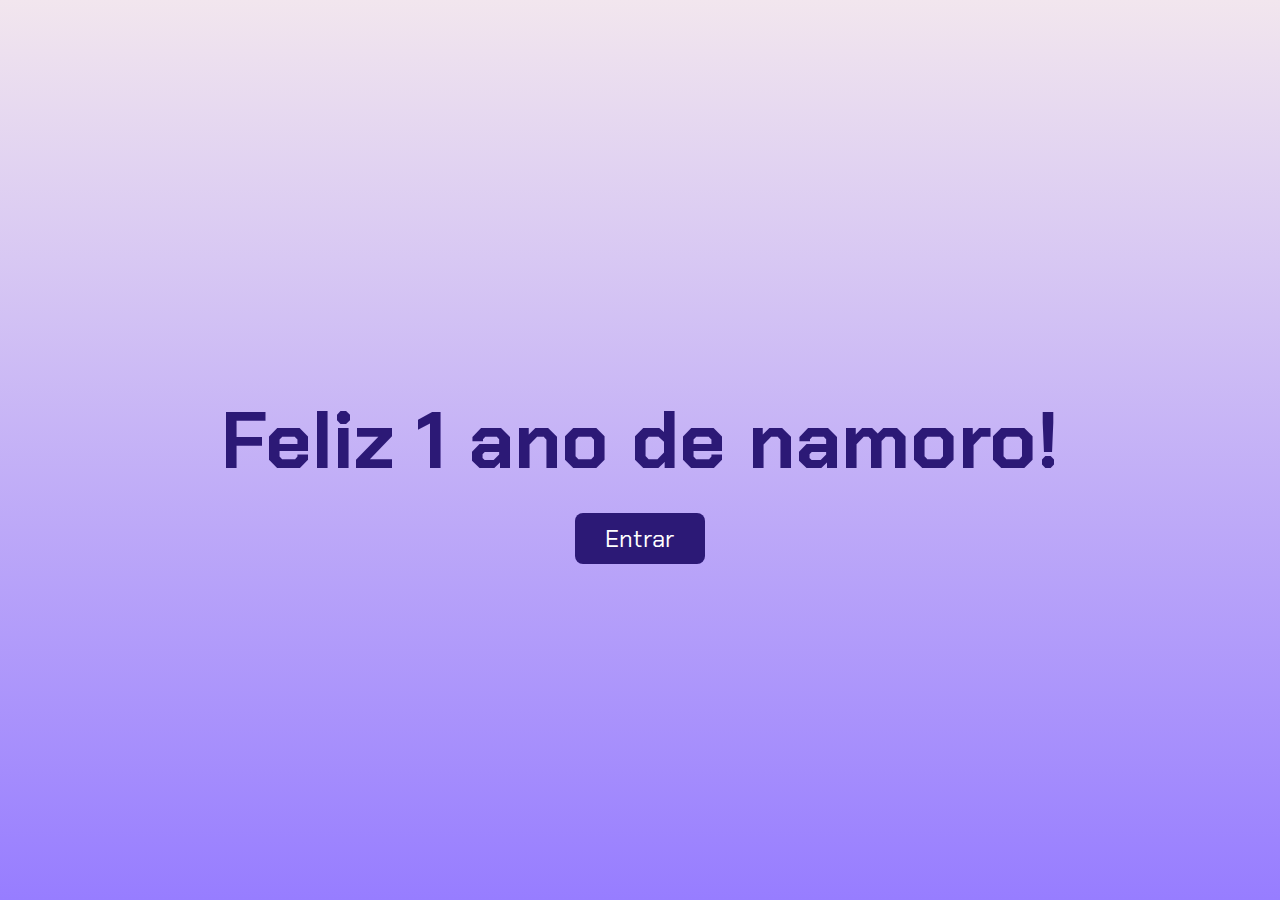
<file: index.html>
<!DOCTYPE html>
<html lang="pt-br">
<head>
  <meta charset="UTF-8">
  <meta name="viewport" content="width=device-width, initial-scale=1.0">
  <link rel="preconnect" href="https://fonts.googleapis.com">
  <link rel="preconnect" href="https://fonts.gstatic.com" crossorigin>
  <link href="https://fonts.googleapis.com/css2?family=Chakra+Petch:wght@400;700&display=swap" rel="stylesheet">
  <link href="styles.css" rel="stylesheet">
  <title>Feliz 1 ano amor da minha vida</title>
</head>
<body>
 
  <h1>Feliz 1 ano de namoro!</h1>
  <a href="principal.html" class="btn">Entrar</a>

  <div id="hearts"></div>

  <script src="hearts.js"></script>
</body>
</html>
</file>
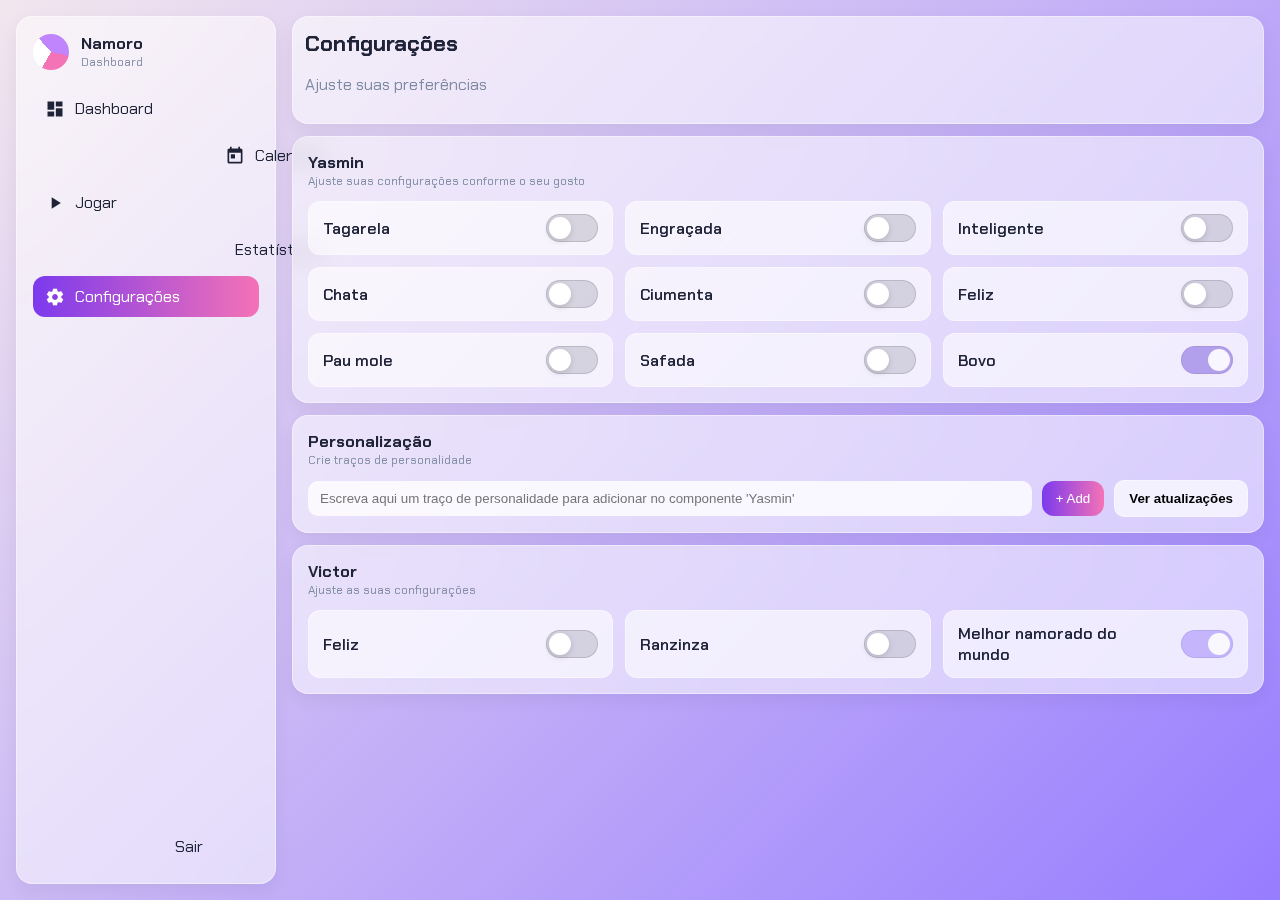
<file: configuracao.html>
<!DOCTYPE html>
<html lang="pt-br">
<head>
  <meta charset="UTF-8" />
  <meta name="viewport" content="width=device-width, initial-scale=1" />
  <title>Configurações</title>

  <link rel="preconnect" href="https://fonts.googleapis.com">
  <link rel="preconnect" href="https://fonts.gstatic.com" crossorigin>
  <link href="https://fonts.googleapis.com/css2?family=Chakra+Petch:wght@400;600;700&display=swap" rel="stylesheet">
  <link href="https://fonts.googleapis.com/icon?family=Material+Icons" rel="stylesheet">

  <link rel="stylesheet" href="configuracao.css" />
</head>
<body>
  <div class="page">
    <aside class="sidebar glass">
      <div class="brand">
        <div class="logo"></div>
        <div>
          <div class="brand-title">Namoro</div>
          <div class="brand-sub">Dashboard</div>
        </div>
      </div>

      <nav class="menu">
        <a href="principal.html" class="menu-item"><span class="material-icons">dashboard</span> Dashboard</a>
        <a href="calendar.html" class="menu-item"><span class="material-icons">calendar_today</span> Calendário</a>
        <a href="jogo.html" class="menu-item"><span class="material-icons">play_arrow</span> Jogar</a>
        <a href="estatisticas.html" class="menu-item"><span class="material-icons">bar_chart</span> Estatísticas</a>
        <a class="menu-item active"><span class="material-icons">settings</span> Configurações</a>
        <a href="index.html" class="menu-item"><span class="material-icons">logout</span> Sair</a>
      </nav>
    </aside>

    <main class="content">
      <section class="topbar glass">
        <div>
          <h2 class="hello">Configurações</h2>
          <p class="muted">Ajuste suas preferências</p>
        </div>
      </section>

      <!-- card do yasmin -->
      <section class="card glass">
        <div class="card-row">
          <div>
            <div class="card-title">Yasmin</div>
            <div class="muted small">Ajuste suas configurações conforme o seu gosto</div>
          </div>
        </div>
        <div class="prefs-grid" id="prefsGrid"></div>
      </section>

      <!-- Personalização: input + 2 botões na mesma linha -->
      <section class="card glass">
        <div class="card-row">
          <div>
            <div class="card-title">Personalização</div>
            <div class="muted small">Crie traços de personalidade</div>
          </div>
        </div>

        <div class="personalizacao-grid one-col">
          <div class="field field-row">
            <input
              id="traitInput"
              class="field-input"
              type="text"
              placeholder="Escreva aqui um traço de personalidade para adicionar no componente 'Yasmin'"
            />
            <button id="traitAdd" class="btn-grad" type="button">+ Add</button>
            <button id="openUpdates" class="btn-secondary" type="button">Ver atualizações</button>
          </div>
        </div>
      </section>

      <!-- card do victor -->
      <section class="card glass">
        <div class="card-row">
          <div>
            <div class="card-title">Victor</div>
            <div class="muted small">Ajuste as suas configurações</div>
          </div>
        </div>
        <div class="prefs-grid" id="prefsVictor"></div>
      </section>
    </main>
  </div>

<!-- Modal SEM fundo -->
<div id="updatesModal" class="ymodal" aria-hidden="true">
  <div class="ymodal-card" role="dialog" aria-modal="true" aria-labelledby="updatesTitle">
    <button class="ymodal-close" type="button" aria-label="Fechar">
      <span class="material-icons" aria-hidden="true">close</span>
    </button>
    <h3 id="updatesTitle" class="ymodal-title">
      Essas personalizações serão trabalhadas no software do cérebro de Yasmin
    </h3>
    <div id="customList" class="ymodal-body custom-list"></div>
  </div>
</div>

  <script src="configuracao.js"></script>
</body>
</html>
</file>
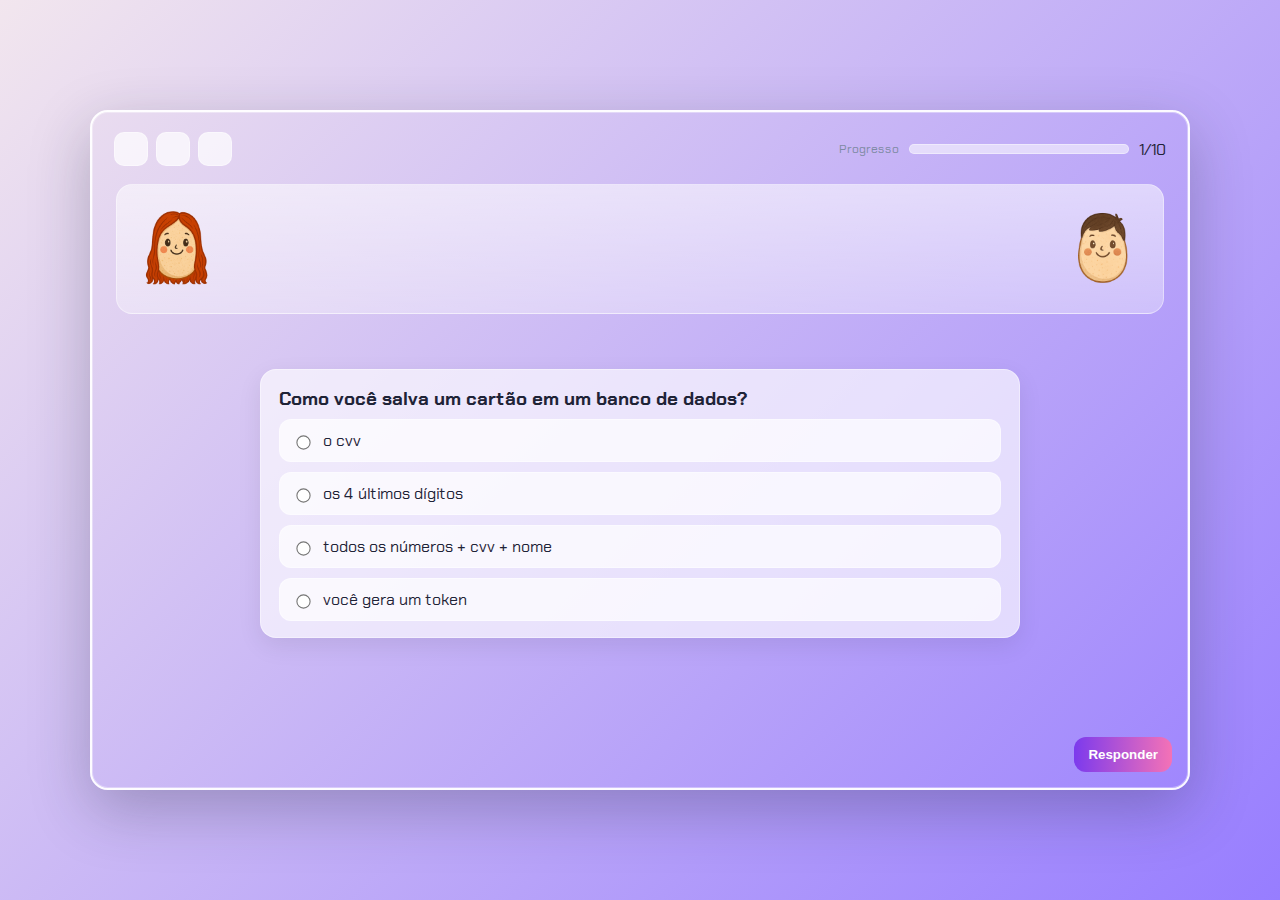
<file: game.html>
<!DOCTYPE html>
<html lang="pt-br">
<head>
  <meta charset="UTF-8" />
  <meta name="viewport" content="width=device-width, initial-scale=1" />
  <title>Game — Namoro</title>

  <!-- Identidade visual -->
  <link rel="preconnect" href="https://fonts.googleapis.com">
  <link rel="preconnect" href="https://fonts.gstatic.com" crossorigin>
  <link href="https://fonts.googleapis.com/css2?family=Chakra+Petch:wght@400;600;700&display=swap" rel="stylesheet">
  <link href="https://fonts.googleapis.com/icon?family=Material+Icons" rel="stylesheet">

  <!-- Reaproveita variáveis do projeto -->
  <link rel="stylesheet" href="principal.css" />
  <link rel="stylesheet" href="game.css" />
</head>
<body>
  <div class="game-wrap">
    <div class="game-stage">
      <!-- HUD -->
      <header class="hud">
        <div class="lives" id="lives">
          <!-- Vidas via JS -->
        </div>

        <div class="progress">
          <span class="muted small">Progresso</span>
          <div class="bar"><div class="fill" id="barFill" style="width:0%"></div></div>
          <span class="count"><span id="qIndex">1</span>/10</span>
        </div>
      </header>

      <!-- Pista (bovo -> bb) -->
      <div class="track" id="track">
        <img src="bovo.png" alt="bovo" class="bovo" id="bovo">
        <img src="bb.png" alt="bb" class="bb" id="bb">
      </div>

      <!-- Cartão de pergunta -->
      <section class="question-card" id="questionCard" aria-live="polite">
        <h3 id="qTitle">Pergunta</h3>
        <div id="qBody" class="q-body"><!-- alternativas via JS --></div>
      </section>

      <!-- Ações -->
      <div class="actions">
        <button id="answerBtn" class="btn grad">Responder</button>
      </div>
    </div>
  </div>

  <!-- Toast -->
  <div class="toast" id="toast"></div>

  <!-- Modal GAME OVER -->
  <div class="modal-overlay hidden" id="gameOver" aria-hidden="true">
    <div class="modal" role="dialog" aria-modal="true" aria-labelledby="goTitle">
      <div class="modal-header">
        <span class="material-icons big">sentiment_very_dissatisfied</span>
        <h3 id="goTitle">GAME OVER</h3>
      </div>
      <p class="muted">O ovo quebrou.</p>
      <div class="egg-alt"><span class="material-icons">egg_alt</span></div>
      <div class="modal-actions">
        <button id="retryBtn" class="btn grad">Jogar novamente</button>
        <button id="giveupBtn" class="btn ghost">Desisto, se vira bovo</button>
      </div>
    </div>
  </div>

  <!-- Modal VITÓRIA -->
  <div class="modal-overlay hidden" id="gameWin" aria-hidden="true">
    <div class="modal" role="dialog" aria-modal="true" aria-labelledby="winTitle">
      <div class="modal-header">
        <span class="material-icons big">emoji_events</span>
        <h3 id="winTitle">VOCÊ VENCEU</h3>
      </div>
      <p class="muted">o bovo está feliz com seu amor</p>

      <div class="pair">
        <img src="bovo.png" class="pair-img" alt="bovo feliz">
        <span class="material-icons heart">favorite</span>
        <img src="bb.png" class="pair-img" alt="bb feliz">
      </div>

      <div class="modal-actions">
        <button id="retryWinBtn" class="btn grad">Jogar novamente</button>
        <button id="exitWinBtn" class="btn ghost">Sair</button>
      </div>
    </div>
  </div>

  <script src="game.js"></script>
</body>
</html>
</file>
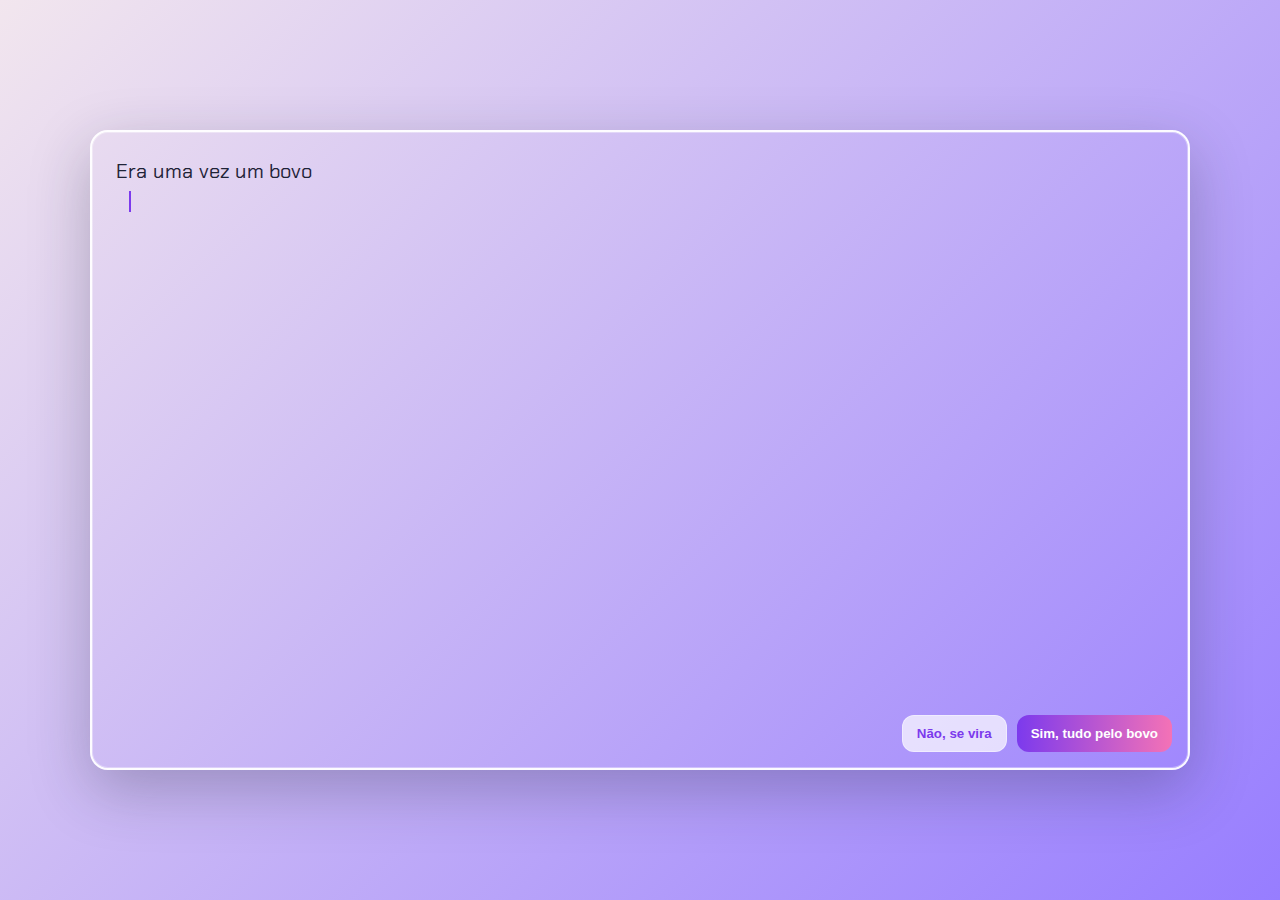
<file: jogo.html>
<!DOCTYPE html>
<html lang="pt-br">
<head>
  <meta charset="UTF-8" />
  <meta name="viewport" content="width=device-width, initial-scale=1" />
  <title>Ajude o bovo</title>

  <link rel="preconnect" href="https://fonts.googleapis.com">
  <link rel="preconnect" href="https://fonts.gstatic.com" crossorigin>
  <link href="https://fonts.googleapis.com/css2?family=Chakra+Petch:wght@400;600;700&display=swap" rel="stylesheet">
  <link href="https://fonts.googleapis.com/icon?family=Material+Icons" rel="stylesheet">

  <link rel="stylesheet" href="principal.css" />
  <link rel="stylesheet" href="jogo.css" />
</head>
<body>
  <div class="wrap">
    <div class="stage" id="stage">
      <div class="story" id="story" aria-live="polite"></div>

      <div class="actions">
        <button id="noBtn" class="btn ghost">Não, se vira</button>
        <button id="yesBtn" class="btn grad">Sim, tudo pelo bovo</button>
      </div>
    </div>
  </div>

  <!-- Modal -->
  <div class="modal-overlay hidden" id="denyModal" aria-hidden="true">
    <div class="modal" role="dialog" aria-modal="true" aria-labelledby="denyTitle">
      <h3 id="denyTitle">Blz então mano</h3>
      <p class="muted">Redirecionando em <span id="count">3</span>…</p>
      <button id="cancelRedirect" class="btn link">Cancelar</button>
    </div>
  </div>

  <script src="jogo.js"></script>
</body>
</html>
</file>
<file: styles.css>
body {
  margin: 0;
  height: 100vh;
  background: linear-gradient(to bottom, 
    #F2E6EE, 
    #977dff);
  font-family: "Chakra Petch", sans-serif;

  display: flex;
  flex-direction: column;   
  justify-content: center; 
  align-items: center;   
}

h1 {
  color: #2c1976;
  font-size: 5rem;
  text-align: center;
  margin-bottom: 20px; 
}

.btn {
  font-size: 1.5rem;
  padding: 10px 30px;
  border: none;
  border-radius: 8px;
  cursor: pointer;
  background-color: #2c1976;
  color: #fff;
  transition: 0.3s;
  text-decoration: none;
}

.btn:hover {
  background-color: #1b0d50;
}

#hearts {
  position: fixed;
  inset: 0;
  pointer-events: none;  
  overflow: hidden;
}

.heart {
  position: absolute;
  bottom: -40px;         
  left: 0;
  transform: translateY(0) scale(var(--startScale, 1));
  font-size: var(--size, 28px);
  line-height: 1;
  color: var(--color, #ff5a8a);
  text-shadow: 0 2px 6px rgba(0,0,0,.25);
  opacity: .95;
  animation: floatUp var(--dur, 4s) linear forwards;
  will-change: transform, opacity;
}

@keyframes floatUp {
  0% {
    transform: translateY(0) scale(var(--startScale, 1));
    opacity: .95;
  }
  100% {
    transform: translateY(-50vh) scale(var(--endScale, .6)); 
    opacity: 0;
  }
}
</file>
<file: configuracao.css>
@import url('principal.css');

/* grid dos toggles */
.prefs-grid{
  display: grid;
  grid-template-columns: repeat(3, minmax(180px, 1fr));
  gap: 12px;
  margin-top: 12px;
  max-height: 260px;
  overflow-y: auto;
}
@media (max-width: 900px){ .prefs-grid{ grid-template-columns: repeat(2, 1fr); } }
@media (max-width: 560px){ .prefs-grid{ grid-template-columns: 1fr; } }

.toggle{
  display: flex;
  align-items: center;
  justify-content: space-between;
  gap: 12px;
  padding: 12px 14px;
  border-radius: 12px;
  background: rgba(255,255,255,.6);
  border: 1px solid var(--ring);
}
.toggle .label{ font-weight: 600; display: inline-flex; align-items: center; gap: 8px; }

/* switch */
.switch{ --h: 28px; --w: 52px; position: relative; width: var(--w); height: var(--h); flex: 0 0 auto; }
.switch-input{ position: absolute; opacity: 0; width: 0; height: 0; }
.switch-label{ position: relative; display: block; width: var(--w); height: var(--h); border-radius: 999px; pointer-events: none; }
.switch-label .track{ position: absolute; inset: 0; border-radius: 999px; background: rgba(31,35,55,.15); border: 1px solid rgba(31,35,55,.15); transition: .2s ease; }
.switch-label .knob{ position: absolute; top: 50%; left: 3px; width: calc(var(--h) - 6px); height: calc(var(--h) - 6px); border-radius: 50%; background: #fff; box-shadow: 0 2px 6px rgba(0,0,0,.15); transform: translateY(-50%); transition: left .2s ease; pointer-events: auto; cursor: pointer; }
.switch-input:checked + .switch-label .track{ background: #a78bfa; border-color: transparent; }
.switch-input:checked + .switch-label .knob{ left: calc(var(--w) - (var(--h) - 6px) - 3px); }
.switch-input:disabled + .switch-label .track{ background: rgba(31,35,55,.08); border-color: rgba(31,35,55,.08); }
.switch-input:disabled + .switch-label .knob{ box-shadow: none; opacity: .9; cursor: not-allowed; }

/* tooltip */
.has-tooltip{ position: relative; }
.has-tooltip[data-tooltip]::after{
  content: attr(data-tooltip);
  position: absolute; bottom: calc(100% + 8px); right: 0; max-width: 260px;
  background: rgba(31,35,55,.95); color: #fff; font-size: 12px; line-height: 1.3;
  padding: 6px 8px; border-radius: 8px; box-shadow: 0 4px 14px rgba(0,0,0,.2);
  opacity: 0; pointer-events: none; transform: translateY(6px); transition: .15s;
  z-index: 10; white-space: nowrap;
}
.has-tooltip:hover::after{ opacity: 1; transform: translateY(0); }

/* personalização: mesma linha */
.personalizacao-grid.one-col{ display: grid; grid-template-columns: 1fr; gap: 12px; margin-top: 12px; }
.field.field-row{
  display: flex;
  align-items: center;
  gap: 10px;
  width: 100%;
}
.field-input{
  flex: 1 1 90%;
  max-width: 90%;
  border: 0; outline: 0; border-radius: 10px;
  padding: 10px 12px; background: rgba(255,255,255,.8);
}
.btn-grad{ padding: 10px 14px; flex: 0 0 auto; }
.btn-secondary{
  border: 1px solid var(--ring);
  background: rgba(255,255,255,.7);
  border-radius: 10px;
  padding: 10px 14px;
  font-weight: 600;
  cursor: pointer;
  flex: 0 0 auto;
  white-space: nowrap;
}

/* lista (usada dentro do modal) */
.custom-list{ display: flex; flex-direction: column; gap: 8px; max-height: 50vh; overflow-y: auto; }
.custom-item{
  display: flex; align-items: center; gap: 10px;
  background: rgba(255,255,255,.7); border: 1px solid var(--ring);
  border-radius: 10px; padding: 8px 10px;
}
.custom-dot{ width: 14px; height: 14px; border-radius: 50%; background: linear-gradient(135deg,#c084fc,#f472b6); }
.custom-text{ flex: 1; }
.custom-remove{
  border: 0; background: transparent; cursor: pointer; line-height: 0;
  display: inline-flex; align-items: center; justify-content: center; padding: 4px; border-radius: 8px;
}
.custom-remove:hover{ background: rgba(0,0,0,.06); }

/* card do victor! */
.card{ padding: 15px; }

/* cores especiais */
.switch-input#sw-bovo:checked + .switch-label .track{ background: #b3a0ed; }
.switch-input#sw-melhor-namorado-do-mundo:checked + .switch-label .track{ background: #c4b5fd; }

/* Modal centralizado */
/* Modal SEM backdrop */
.ymodal{
  position: fixed;
  inset: 0;
  display: none;               /* vira flex quando abre */
  align-items: center;         /* centraliza vertical */
  justify-content: center;     /* centraliza horizontal */
  z-index: 10000;
  background: none !important; /* sem overlay */
}
.ymodal.open{ display: flex; }

.ymodal-card{
  position: relative;
  width: min(680px, 92vw);
  max-height: 80vh;
  overflow: auto;
  background: white;
  border: 1px solid var(--ring);
  border-radius: 14px;
  padding: 18px;
  box-shadow: 0 20px 60px rgba(0,0,0,.25);
  display: flex;
  flex-direction: column;
  gap: 12px;
}

.ymodal-title{ margin: 0 32px 0 0; font-size: 18px; font-weight: 700; }
.ymodal-body{ min-height: 60px; }

.ymodal-close{
  position: absolute; top: 8px; right: 8px;
  border: 0; background: transparent; cursor: pointer;
  border-radius: 8px; padding: 6px; line-height: 0;
}
.ymodal-close:hover{ background: rgba(0,0,0,.06); }

.switch.has-tooltip::after {
  z-index: 9999 !important;
}

#sw-melhor-namorado-do-mundo {
  overflow: visible;
}

.switch.has-tooltip{ position:relative; }
.switch.has-tooltip:hover{ z-index: 10000; }
.switch.has-tooltip::after{ z-index: 10001; }

/* sobe só o switch do "melhor-namorado-do-mundo" e a tooltip dele */
.prefs-grid .switch.has-tooltip:has(> #sw-melhor-namorado-do-mundo){
  position: relative;
  z-index: 10000;
}
.prefs-grid .switch.has-tooltip:has(> #sw-melhor-namorado-do-mundo)::after{
  z-index: 10001;
}

/* tooltip global (fora do grid) */
.ytip {
  position: fixed;            /* fora do fluxo e imune a overflow dos pais */
  z-index: 100000;
  background: rgba(31,35,55,.95);
  color: #fff;
  font-size: 12px;
  line-height: 1.3;
  padding: 6px 8px;
  border-radius: 8px;
  box-shadow: 0 4px 14px rgba(0,0,0,.2);
  white-space: nowrap;
  pointer-events: none;
  opacity: 0;
  transform: translateY(6px);
  transition: opacity .12s ease, transform .12s ease;
}
.ytip.show {
  opacity: 1;
  transform: translateY(0);
}
</file>
<file: principal.css>
:root{
  --bg1:#f2e6ee;
  --bg2:#977dff;
  --ink:#1f2337;
  --muted:#7e8aa3;
  --glass: rgba(255,255,255,.55);
  --ring: rgba(255,255,255,.4);
  --grad-a:#f0b3df;
  --grad-b:#f5a7e6;
  --grad-c:#c084fc;
  --grad-d:#9b5cf5;
}

*{ box-sizing:border-box }
html,body{ height:100% }
body{
  margin:0;
  font-family:"Chakra Petch", system-ui, -apple-system, Segoe UI, Roboto, Arial;
  color:var(--ink);
  background: linear-gradient(135deg, var(--bg1) 0%, var(--bg2) 100%);
}

.page{
  min-height:100dvh;
  display:grid;
  grid-template-columns: 260px 1fr;
  gap:16px;
  padding:16px;
}

.glass{
  background:var(--glass);
  backdrop-filter: blur(12px);
  -webkit-backdrop-filter: blur(12px);
  border-radius:16px;
  border:1px solid var(--ring);
  box-shadow: 0 6px 18px rgba(0,0,0,.06);
}

.sidebar{ padding:16px; display:flex; flex-direction:column }
.brand{ display:flex; align-items:center; gap:12px }
.logo{ width:36px; height:36px; border-radius:999px;
  background: conic-gradient(from 210deg, #fff 0 30%, #c084fc 30% 70%, #f472b6 70% 100%);
}
.brand-title{ font-weight:700 }
.brand-sub{ color:var(--muted); font-size:12px }

.menu{ margin-top:18px; display:flex; flex-direction:column; gap:6px; height: 100%;}
.menu-item{
  padding:10px 12px; border-radius:12px; text-decoration:none; color:inherit;
}
.menu-item:hover{ background:rgba(255,255,255,.7) }
.menu-item.active{
  color:white; background: linear-gradient(90deg,#7c3aed,#f472b6);
}

.menu .menu-item:last-child {
  margin-top: auto;
}

.content{ display:flex; flex-direction:column; gap:16px }

.topbar{
  padding:16px; 
  display:flex; align-items:center; justify-content:space-between;
}
.hello{ margin:0; font-size:22px; font-weight:700 }
.muted{ color:var(--muted) }
.small{ font-size:12px }
.center{ text-align:center }
.p-20{ padding:20px }

.top-actions{ display:flex; gap:10px; width:100%; max-width:720px }
.search{ position:relative; flex:1; display:flex; align-items:center; gap:8px;
  background:rgba(255,255,255,.8); border-radius:12px; padding:4px 10px
}
.search input{ border:0; outline:0; background:transparent; width:100% }
.task{
  flex:1; border:0; outline:0; background:rgba(255,255,255,.8);
  border-radius:12px; padding:8px 12px
}
.btn-grad{
  border:0; color:white; padding:10px 16px; border-radius:12px; cursor:pointer;
  background: linear-gradient(90deg,#7c3aed,#f472b6);
}
.btn-grad:hover{ filter:brightness(.95) }

.grid{ display:grid; gap:16px }
.grid-3{ grid-template-columns: repeat(3, 1fr) }
.grid-2{ grid-template-columns: repeat(2, 1fr) }

.card{ padding:16px }
.card-header{ color:var(--muted); font-size:14px; margin-bottom:4px }
.card-row{ display:flex; justify-content:space-between; align-items:center }
.card-title{ font-weight:700 }

.chart-wrap{ height:260px }

.stack{ display:flex; flex-direction:column; gap:12px }
.pill{
  color:white; border-radius:14px; padding:14px; display:flex;
  align-items:center; justify-content:space-between;
}
.pill-a{ background: linear-gradient(90deg, #f9a8d4, #ec4899) }
.pill-b{ background: linear-gradient(90deg, #a78bfa, #c084fc) }
.pill-bar{ width:84px; height:10px; border-radius:999px; background:rgba(255,255,255,.45) }

.list{ display:flex; flex-direction:column; gap:10px }
.list-item{
  display:flex; align-items:center; gap:12px;
  background:rgba(255,255,255,.6); border-radius:12px; padding:10px 12px;
}
.dot{ width:26px; height:26px; border-radius:50%;
  background: linear-gradient(135deg,#c084fc,#f472b6);
}
.list-title{ font-weight:600 }
.value{ margin-left:auto; font-weight:700 }
.good{ color:#16a34a }

.msg{ display:flex; align-items:center; gap:10px }
.avatar{ width:40px; height:40px; border-radius:50% }
.msg-name{ font-weight:600 }
.separator{ height:1px; background:rgba(0,0,0,.06); margin:10px 0 }

.date{
  width:100%; padding:10px 12px; border-radius:12px; border:0;
  background:rgba(255,255,255,.8);
}

@media (max-width: 1024px){
  .grid-3{ grid-template-columns: 1fr }
  .grid-2{ grid-template-columns: 1fr }
  .page{ grid-template-columns: 1fr; }
}

.pie-wrap {
  width: 100%;
  max-width: 320px;
  height: 260px;
  display: grid;
  place-items: center;
  margin-inline: auto;
}
.pie-wrap canvas {
  width: 100% !important;
  height: 100% !important;
  display: block;
}

.legend {
  display: flex;
  flex-wrap: wrap;
  justify-content: center;
  gap: 10px 18px;
  margin-top: 8px;
  font-size: 14px;
  color: var(--muted);
}
.legend .item {
  display: inline-flex;
  align-items: center;
  gap: 8px;
}
.legend .dot {
  width: 12px;
  height: 12px;
  border-radius: 50%;
  border: 2px solid #fff;
}

.todo { display:flex; flex-direction:column; gap:8px }
.todo-item {
  display:flex; align-items:center; gap:10px;
  padding:8px 10px; border-radius:10px;
  background: rgba(255,255,255,.6);
}
.todo-item input { accent-color:#7c3aed; transform: scale(1.05) }
.todo-item.done span { text-decoration: line-through; color: var(--muted) }

.todo-add { display:flex; gap:8px; margin-top:10px }
#todoInput {
  flex:1; border:0; outline:0; border-radius:10px;
  padding:8px 10px; background:rgba(255,255,255,.8)
}

.todo-item span {
  flex:1;                
  overflow:hidden;
  text-overflow:ellipsis; 
}

.todo-remove {
  margin-left:auto;        
  border:none;
  background:transparent;
  color:#7c3aed;
  font-size:18px;
  font-weight:bold;
  cursor:pointer;
  line-height:1;
  padding:2px 6px;
  border-radius:6px;
}
.todo-remove:hover {
  background:rgba(124,58,237,.1);
}

.loveclock{
  display:grid; gap:8px; place-items:center;
}

.clock{ width:260px; height:200px; }
.clk-face{
  fill: rgba(255,255,255,.6);
  stroke: var(--ring);
  stroke-width: 2;
}
.clk-hour, .clk-min, .clk-sec{
  stroke-linecap: round;
  transform-origin: 50% 50%;
}
.clk-hour{ stroke:#7c3aed; stroke-width:4 }
.clk-min { stroke:#ec4899; stroke-width:3 }
.clk-sec { stroke:#1f233733; stroke-width:2 }

.clk-pin{ fill:#1f2337 }

.love-elapsed{
  font-weight:700;
  font-size:14px;
  white-space: nowrap;     
  display: block;         
  max-width: 100%;     
  overflow: hidden;        
  text-overflow: ellipsis;
}

.menu-item {
  display: flex;
  align-items: center;
  gap: 10px;             
  padding: 10px 12px;
  border-radius: 12px;
  text-decoration: none;
  color: inherit;
}

.menu-item .material-icons {
  font-size: 20px;        
  color: inherit;         
}

.search .material-icons {
  font-size: 20px;
  color: var(--muted);  
}

.hidden { display: none !important; }

.search-warning {
  display: grid;
  place-items: center;
  min-height: 82%;        
  text-align: center;
}

.search-msg {
  font-weight: 700;
  font-size: 20px;
  line-height: 1.4;
}

.search-msg .raise { font-size: 22px; }

.search {
  position: relative;
}

.clear-btn {
  border: none;
  background: transparent;
  cursor: pointer;
  color: var(--muted);
  display: flex;
  align-items: center;
  justify-content: center;
  padding: 4px;
  position: absolute;
  right: 6px;
  top: 50%;
  transform: translateY(-50%);
  border-radius: 6px;
}

.clear-btn:hover {
  background: rgba(124,58,237,.1);
  color: #7c3aed;
}

.clear-btn .material-icons {
  font-size: 18px;
}

.modal-overlay{
  position: fixed; inset: 0; z-index: 50;
  background: rgba(0,0,0,.28);
  display: grid; place-items: center;
}

.modal{
  position: relative;
  width: min(520px, 92vw);
  background: var(--glass);
  backdrop-filter: blur(25px);
  -webkit-backdrop-filter: blur(12px);
  border: 1px solid var(--ring);
  border-radius: 16px;
  box-shadow: 0 10px 30px rgba(0,0,0,.15);
  padding: 18px 18px 20px;
}

.modal h3{ margin: 0 0 6px 0; font-size: 20px }
.modal .modal-task{
  margin-top: 10px;
  padding: 10px 12px;
  border-radius: 10px;
  background: rgba(255,255,255,.65);
  font-weight: 600;
}

.modal-close{
  position: absolute; top: 8px; right: 8px;
  border: 0; background: transparent; cursor: pointer;
  border-radius: 8px; padding: 6px;
  color: #7c3aed;
}
.modal-close:hover{ background: rgba(124,58,237,.1) }

.modal-close .material-icons{ font-size: 20px }

.hidden{ display: none !important; }

/* === MODO COMPACTO: tudo visível sem scroll === */
html, body { height: 100vh; overflow-y: hidden; }
.page { height: 100%; }
.content { gap: 12px; min-height: 0; }   
.grid { gap: 12px; }

.card { padding: 12px; }               
.card-header { margin-bottom: 4px; }

/* Pizza menor */
.pie-wrap { max-width: 300px; height: 200px; }

/* Relógio do mesmo tamanho da pizza */
.loveclock { width: 100%; max-width: 300px; height: 190px; margin-inline: auto; }
.clock { width: 100%; height: 100%; }

/* Humor (linha) menor */
.chart-wrap { height: 232px; }          

/* To-do mais enxuto */
.todo-item { padding: 6px 8px; }
.topbar { padding: 12px; }
</file>
<file: game.css>
* { box-sizing: border-box }
html, body { height:100% }
body {
  margin:0;
  font-family:"Chakra Petch", system-ui, -apple-system, Segoe UI, Roboto, Arial;
  color:var(--ink);
  background: linear-gradient(135deg, var(--bg1) 0%, var(--bg2) 100%);
  overflow:hidden;
}

.game-wrap { height:100dvh; padding:16px; display:grid; place-items:center }
.game-stage{
  position:relative;
  width:min(1100px,96vw);
  height:min(680px,90vh);
  border-radius:18px;
  border:2px solid rgba(255,255,255,.95);
  box-shadow:0 20px 60px rgba(31,35,55,.28), inset 0 0 0 1px rgba(255,255,255,.35);
  background: transparent;
  padding:16px 16px 92px;
}

/* HUD */
.hud{
  display:flex; align-items:center; justify-content:space-between;
  gap:16px; padding:4px 6px 8px;
}
.lives { display:flex; gap:8px; align-items:center }
.life {
  display:inline-flex; align-items:center; justify-content:center;
  width:34px; height:34px; border-radius:10px;
  background: rgba(255,255,255,.7); border:1px solid var(--ring);
  color:#7c3aed;
}
.life .material-icons{ font-size:20px }
.life.lost{ opacity:.35; filter:grayscale(0.4) }

.progress{
  display:flex; align-items:center; gap:10px; margin-left:auto;
}
.progress .bar{
  width:220px; height:10px; border-radius:999px;
  background: rgba(255,255,255,.55); overflow:hidden;
  border:1px solid var(--ring);
}
.progress .fill{
  height:100%; width:0%;
  background: linear-gradient(90deg,#7c3aed,#f472b6);
}

/* Pista */
.track{
  position:relative;
  height: 130px;           /* você reduziu, mantive */
  margin: 10px 8px 16px;
  border-radius:16px;
  background: linear-gradient(180deg, rgba(255,255,255,.55), rgba(255,255,255,.35));
  border:1px solid var(--ring);
  overflow:hidden;
}
.bovo, .bb{
  position:absolute; bottom:22px; 
  width:84px; height:auto; user-select:none; pointer-events:none;
}
.bovo{ left:18px; transform: translateX(0); transition: transform .35s ease }
.bb  { right:18px }

/* Card de pergunta */
.question-card{
  position:relative;
  margin: 0 auto;
  width:min(760px, 94%); 
  margin-top: 55px; /* como você colocou */
  background: rgba(255,255,255,.65);
  border:1px solid var(--ring);
  border-radius:16px;
  padding:16px 18px;
  box-shadow:0 8px 24px rgba(0,0,0,.08);
}
.question-card h3{ margin:0 0 8px 0 }
.q-body{ display:grid; gap:10px }
.alt{
  display:flex; gap:10px; align-items:center;
  background:rgba(255,255,255,.7);
  border:1px solid var(--ring);
  border-radius:12px; padding:10px 12px;
}
.alt input{ accent-color:#7c3aed; transform: scale(1.1) }

/* Ações */
.actions{
  position:absolute; right:16px; bottom:16px;
}
.btn{
  border:0; cursor:pointer; border-radius:12px; padding:10px 14px;
  font-weight:700; transition: filter .15s ease, transform .05s ease;
}
.btn:active{ transform: translateY(1px) }
.btn.grad{ color:#fff; background: linear-gradient(90deg,#7c3aed,#f472b6) }
.btn.grad:hover{ filter:brightness(.95) }
.btn.ghost{ color:#7c3aed; background: rgba(255,255,255,.7); border:1px solid var(--ring) }
.btn.ghost:hover{ filter: brightness(0.98) }

/* Toast */
.toast{
  position:fixed; left:50%; bottom:20px; transform:translateX(-50%);
  background:#1f2337; color:#fff; padding:10px 14px; border-radius:10px;
  opacity:0; pointer-events:none; transition: opacity .2s ease, transform .2s ease;
  box-shadow:0 10px 24px rgba(0,0,0,.2);
}
.toast.show{ opacity:1; transform: translateX(-50%) translateY(-4px) }
.toast.good{ background:#16a34a }
.toast.bad { background:#ef4444 }
.toast.info{ background:#334155 }

/* Modais */
.modal-overlay{ position: fixed; inset:0; z-index:50; background: rgba(0,0,0,.28); display:grid; place-items:center }
.modal{
  width:min(460px, 92vw);
  background: var(--glass);
  backdrop-filter: blur(25px);
  border:1px solid var(--ring);
  border-radius:16px;
  box-shadow:0 14px 40px rgba(0,0,0,.18);
  padding:18px 18px 20px;
  text-align:center;
}
.modal-header{ display:flex; gap:10px; align-items:center; justify-content:center }
.modal-header .big{ font-size: 30px; color:#7c3aed }
.egg-alt .material-icons{ font-size: 40px; color:#7c3aed }
.modal-actions{ display:flex; gap:10px; justify-content:center; margin-top:10px }
.hidden{ display:none !important }

/* Vitória: par + coração */
.pair{ display:flex; align-items:center; justify-content:center; gap:12px; margin:8px 0 4px }
.pair-img{ width:72px; height:auto }
.heart{ color:#7c3aed; font-size:40px }

@media (max-width: 780px){
  .game-stage{ padding:12px 12px 92px }
  .progress .bar{ width:160px }
  .bovo, .bb{ width:70px; bottom:18px }
}
</file>
<file: jogo.css>
*{ box-sizing:border-box }
html,body{ height:100% }
body{
  margin:0;
  font-family:"Chakra Petch", system-ui, -apple-system, Segoe UI, Roboto, Arial;
  color:var(--ink);
  background: linear-gradient(135deg, var(--bg1) 0%, var(--bg2) 100%);
  overflow:hidden;
}

.wrap{ 
  position:relative; 
  display:grid; 
  place-items:center; 
  height:100dvh; 
  padding:16px 
}

.stage{
  position:relative;
  width:min(1100px, 96vw);
  height:min(640px, 86vh);
  border-radius:18px;
  border:2px solid rgba(255,255,255,.95);
  box-shadow:0 20px 60px rgba(31,35,55,.28), inset 0 0 0 1px rgba(255,255,255,.35);
  background: transparent;
  padding:24px 24px 84px;
}

.story{ 
  font-size: clamp(16px, 2.2vw, 20px); 
  line-height:1.55; 
  color:#1f2337; 
  white-space: pre-wrap;
  user-select:none; 
}

.story.typing::after{
  content:""; display:inline-block; width:10px; height:1.05em; 
  transform: translateY(3px);
  border-right:2px solid #7c3aed; margin-left:3px; animation: blink .9s steps(1) infinite;
}
@keyframes blink{ 50%{ opacity:.15 } }

.actions{
  position:absolute; right:16px; bottom:16px; display:flex; gap:10px;
}

.btn{ 
  border:0; cursor:pointer; border-radius:12px; padding:10px 14px; 
  font-weight:700; transition: filter .15s ease, transform .05s ease; 
}
.btn:active{ transform: translateY(1px) }

.btn.grad{ color:white; background: linear-gradient(90deg,#7c3aed,#f472b6); }
.btn.grad:hover{ filter:brightness(.95) }

.btn.ghost{ 
  color:#7c3aed; background: rgba(255,255,255,.7); border:1px solid var(--ring)
}
.btn.ghost:hover{ filter: brightness(0.98) }

.btn.link{ background:transparent; color:#7c3aed; padding:6px 10px }
.btn.link:hover{ text-decoration: underline }

.modal-overlay{ 
  position: fixed; inset:0; z-index:50; 
  background: rgba(0,0,0,.28); display:grid; place-items:center 
}
.modal{ 
  position:relative; width:min(420px,92vw); 
  background: var(--glass); backdrop-filter: blur(25px); 
  border:1px solid var(--ring); border-radius:16px; 
  box-shadow:0 10px 30px rgba(0,0,0,.15); padding:18px 18px 20px 
}
.modal h3{ margin:0 0 6px 0; font-size:20px }
.hidden{ display:none !important }

@media (max-width: 780px){
  .stage{ padding:16px 16px 84px }
  .actions{ right:12px; bottom:12px }
}
</file>
